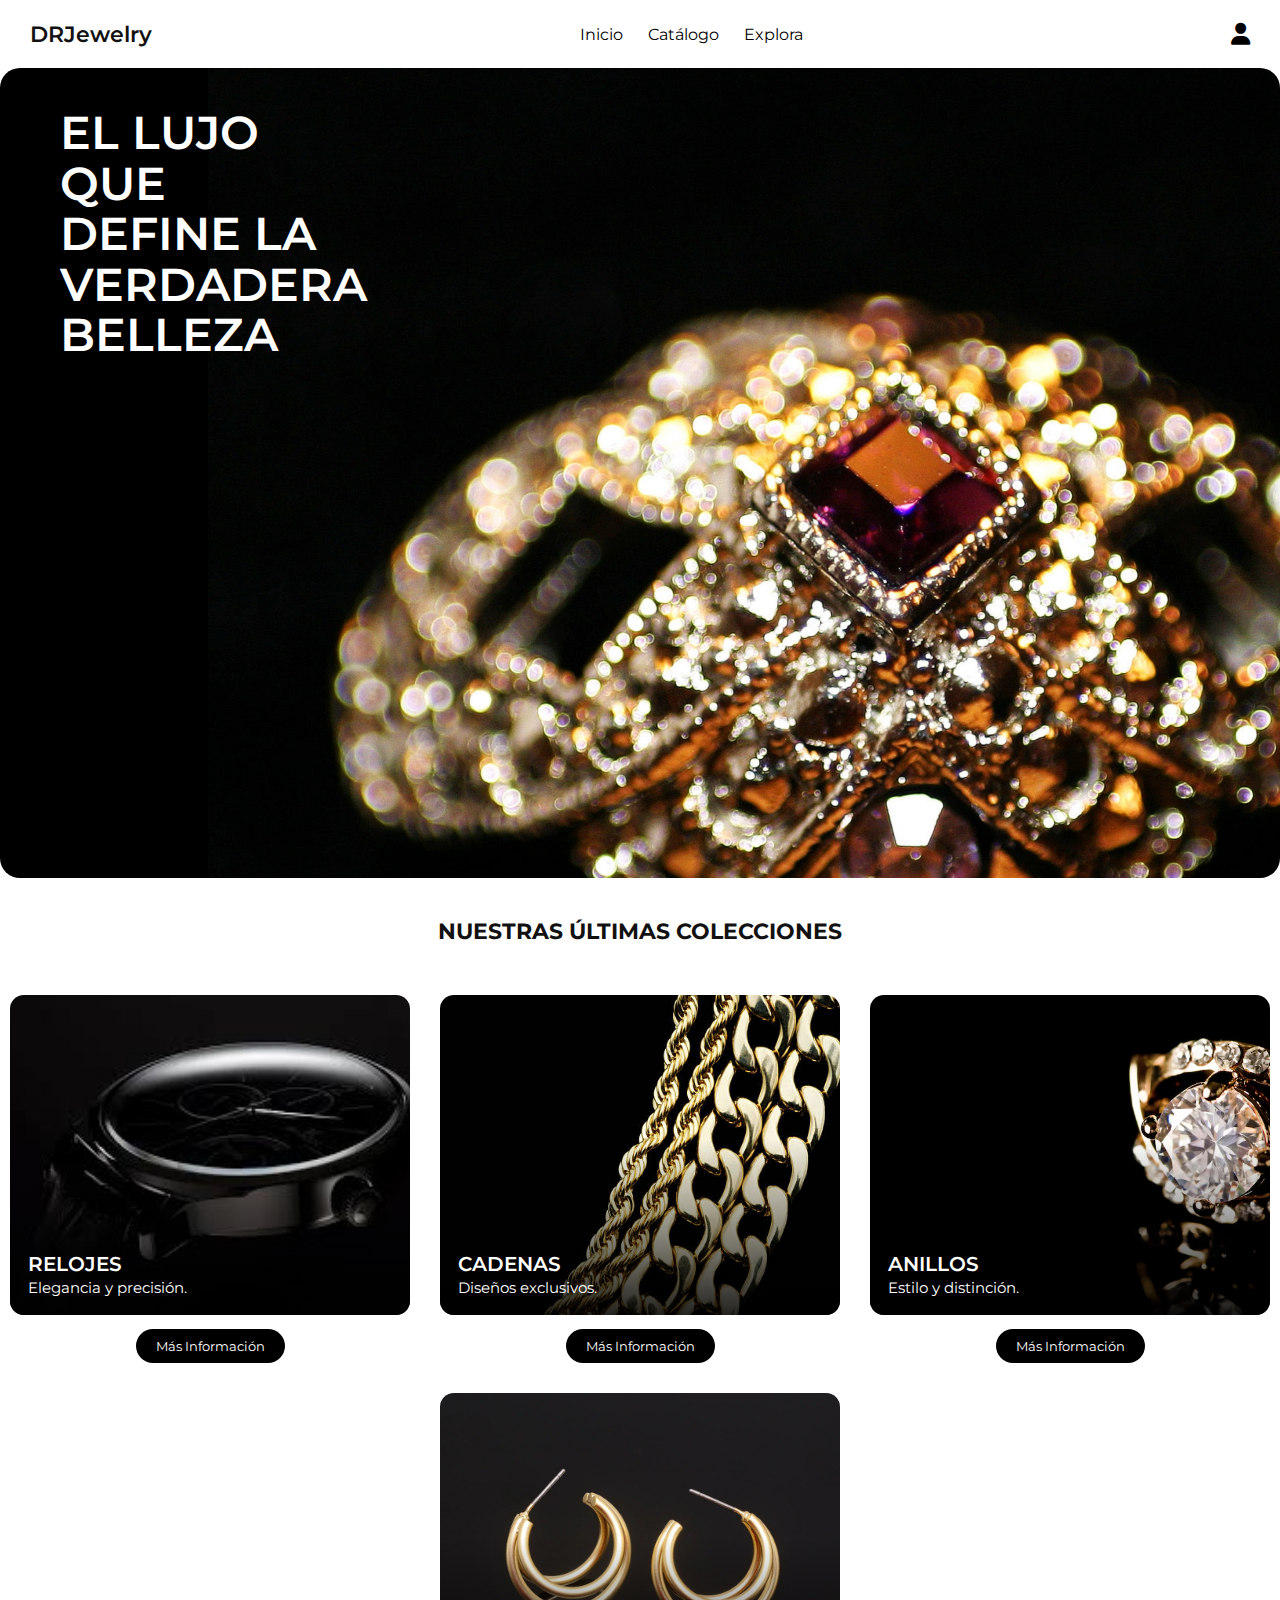
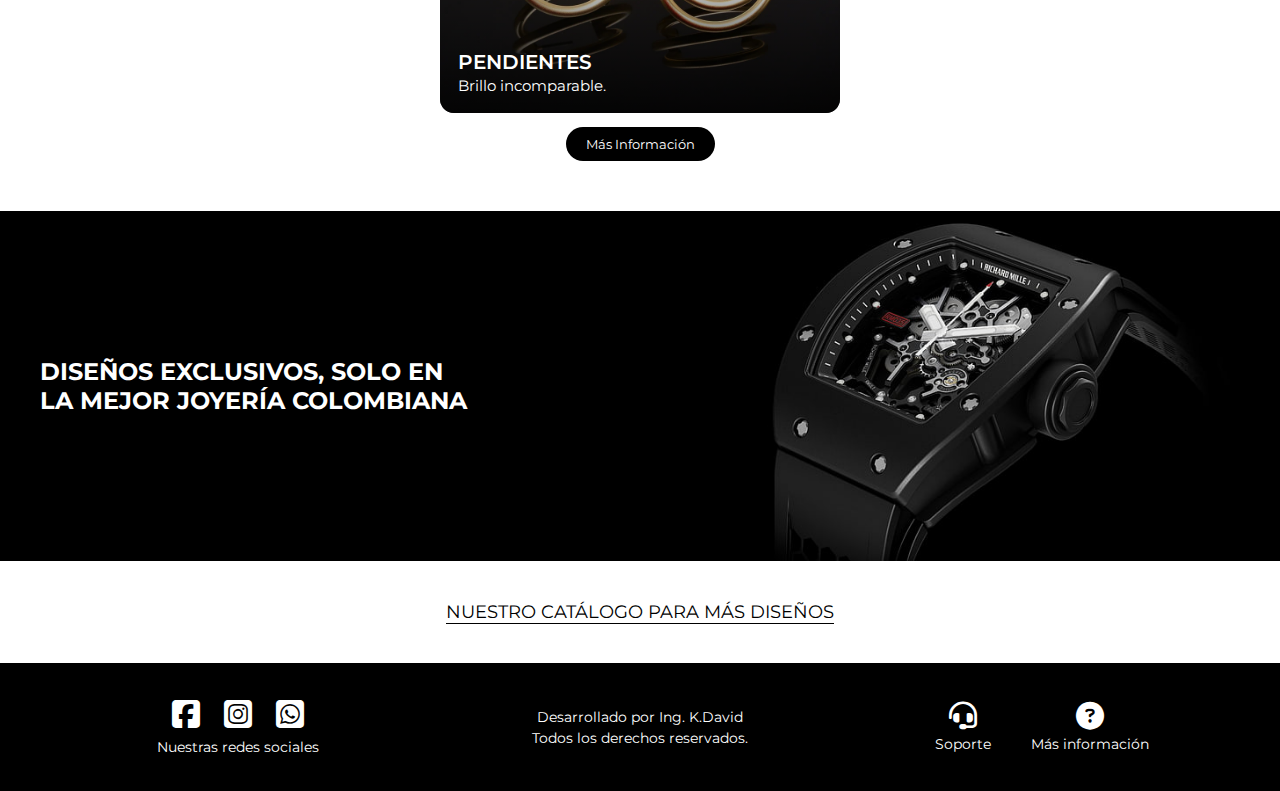
<file: index.html>
<!DOCTYPE html>
<html lang="es">

<head>
    <meta charset="UTF-8">
    <meta name="viewport" content="width=device-width, initial-scale=1.0">
    <title>DRJewelry</title>
    <link rel="stylesheet" href="index.css">
    <link rel="stylesheet" href="https://cdnjs.cloudflare.com/ajax/libs/font-awesome/6.5.0/css/all.min.css">
</head>

<body>

    <!-- NAVBAR -->
    <!-- _______________________________________________________________________________________ -->
    <header class="navbar">

        <h1 class="logo">DRJewelry</h1>

        <!-- BOTÓN HAMBURGUESA -->
        <div class="hamburger">
            <span></span>
            <span></span>
            <span></span>
        </div>

        <!-- LINKS DESKTOP -->
        <nav class="nav-links">
            <a href="index.html">Inicio</a>
            <a href="catalogo.html">Catálogo</a>
            <a href="explora.html">Explora</a>
        </nav>

        <!-- ICONO USUARIO -->
        <div class="nav-icons">
            <a href="login.html"><i class="fa-solid fa-user icon"></i></a>
        </div>
    </header>


    <!-- ==== SIDEBAR MÓVIL ==== -->
    <!-- _______________________________________________________________________________________ -->
    <aside class="sidebar">
        <div class="close-btn">&times;</div>

        <a href="index.html">Inicio</a>
        <a href="catalogo.html">Catálogo</a>
        <a href="explora.html">Explora</a>
        <a href="login.html">Iniciar Sesión</a>
    </aside>

    <!-- OSCURECEDOR -->
    <div class="overlay"></div>

    <!-- HERO -->
    <!-- _______________________________________________________________________________________ -->
    <section class="hero">
        <div class="hero-text">
            <h2>EL LUJO QUE<br>DEFINE LA<br>VERDADERA<br>BELLEZA</h2>
        </div>
    </section>


    <!-- TÍTULO DE SECCIÓN -->
    <!-- _______________________________________________________________________________________ -->

    <h2 class="section-title">NUESTRAS ÚLTIMAS COLECCIONES</h2>

    <!-- CARDS -->
    <!-- _______________________________________________________________________________________ -->
    <section class="cards-container">

        <div class="card">
            <div class="card-img">
                <img src="img/reloj.jpg" alt="Relojes">
                <div class="card-info">
                    <h3>RELOJES</h3>
                    <p>Elegancia y precisión.</p>
                </div>
            </div>
            <button>Más Información</button>
        </div>

        <div class="card">
            <div class="card-img">
                <img src="img/cadenas.jpg" alt="Cadenas">
                <div class="card-info">
                    <h3>CADENAS</h3>
                    <p>Diseños exclusivos.</p>
                </div>
            </div>
            <button>Más Información</button>
        </div>

        <div class="card">
            <div class="card-img">
                <img src="img/anillo.jpg" alt="Anillos">
                <div class="card-info">
                    <h3>ANILLOS</h3>
                    <p>Estilo y distinción.</p>
                </div>
            </div>
            <button>Más Información</button>
        </div>

        <div class="card">
            <div class="card-img">
                <img src="img/pendientes.jpg" alt="Pendientes">
                <div class="card-info">
                    <h3>PENDIENTES</h3>
                    <p>Brillo incomparable.</p>
                </div>
            </div>
            <button>Más Información</button>
        </div>

    </section>

    <!-- BANNER -->
    <!-- _______________________________________________________________________________________ -->
    <section class="banner">
        <div class="banner-text">
            <h2>DISEÑOS EXCLUSIVOS, SOLO EN<br>
                <span>LA MEJOR JOYERÍA COLOMBIANA</span>
            </h2>
        </div>

        <div class="banner-image">
            <img src="img/banner.jpg" alt="Colección exclusiva">
        </div>
    </section>

    <!-- SECCIÓN CATALOGO -->
    <div class="catalog-link">
        <a href="catalogo.html">NUESTRO CATÁLOGO PARA MÁS DISEÑOS</a>
    </div>


    <!-- FOOTER -->
    <!-- _______________________________________________________________________________________ -->
    <footer class="footer">
        <div class="footer-left">
            <div class="social-icons">
                <i class="fa-brands fa-square-facebook icon"></i>
                <i class="fa-brands fa-square-instagram icon"></i>
                <i class="fa-brands fa-square-whatsapp icon"></i>
            </div>
            <p>Nuestras redes sociales</p>
        </div>

        <div class="footer-center">
            <p>Desarrollado por Ing. K.David</p>
            <p>Todos los derechos reservados.</p>
        </div>

        <div class="footer-right">
            <div class="item">
                <i class="fa-solid fa-headset"></i>
                <span>Soporte</span>
            </div>

            <div class="item">
                <i class="fa-solid fa-circle-question"></i>
                <span>Más información</span>
            </div>
        </div>

    </footer>
    <script src="index.js"></script>
</body>

</html>
</file>
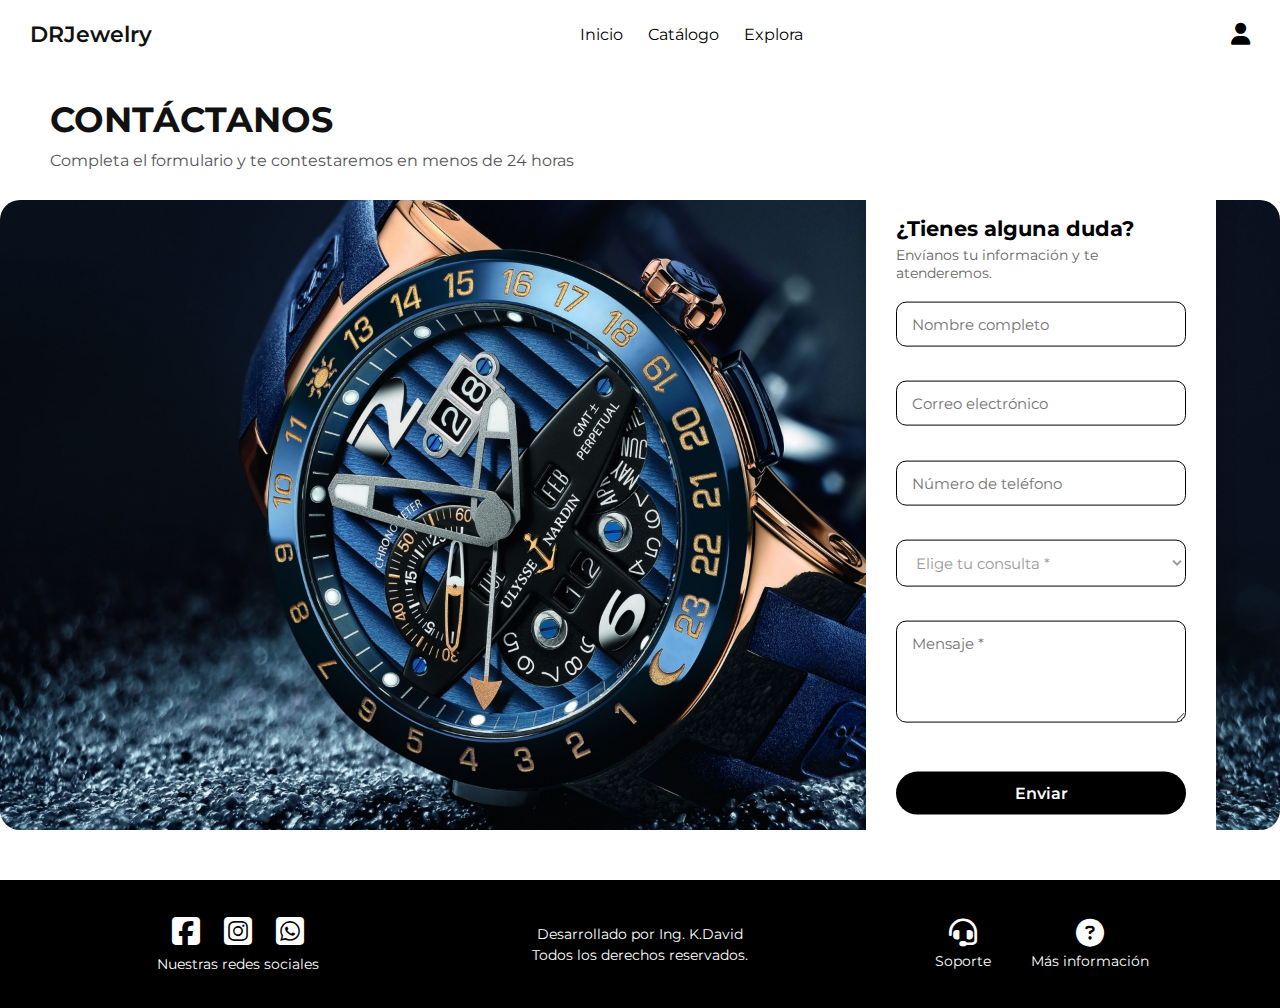
<file: explora.html>
<!DOCTYPE html>
<html lang="es">

<head>
    <meta charset="utf-8" />
    <meta name="viewport" content="width=device-width,initial-scale=1" />
    <title>Explorar · DRJewelry</title>
    <link rel="stylesheet" href="explora.css" />
    <link rel="stylesheet" href="https://cdnjs.cloudflare.com/ajax/libs/font-awesome/6.5.0/css/all.min.css">
</head>

<body>

    <!-- NAVBAR -->
    <!-- _______________________________________________________________________________________ -->
    <header class="navbar">

        <h1 class="logo">DRJewelry</h1>

        <!-- BOTÓN HAMBURGUESA -->
        <div class="hamburger">
            <span></span>
            <span></span>
            <span></span>
        </div>

        <!-- LINKS DESKTOP -->
        <nav class="nav-links">
            <a href="index.html">Inicio</a>
            <a href="catalogo.html">Catálogo</a>
            <a href="explora.html">Explora</a>
        </nav>

        <!-- ICONO USUARIO -->
        <div class="nav-icons">
            <a href="login.html"><i class="fa-solid fa-user icon"></i></a>
        </div>
    </header>


    <!-- ==== SIDEBAR MÓVIL ==== -->
    <!-- _______________________________________________________________________________________ -->
    <aside class="sidebar">
        <div class="close-btn">&times;</div>

        <a href="index.html">Inicio</a>
        <a href="catalogo.html">Catálogo</a>
        <a href="explora.html">Explora</a>
        <a href="login.html">Iniciar Sesión</a>
    </aside>

    <!-- OSCURECEDOR -->
    <div class="overlay"></div>

    <!-- HERO + FORM -->

    <main>
    <div class="intro intro-outside">
   <h1>CONTÁCTANOS</h1>
   <p>Completa el formulario y te contestaremos en menos de 24 horas</p>
  </div>

  <section class="hero">
   <img class="hero-img" src="img/formReloj.jpg" alt="Reloj elegante sobre fondo oscuro" />

      <div class="form-container">
    <form id="contactForm" class="contact-form" novalidate>
     <h2>¿Tienes alguna duda?</h2>
     <p class="form-subheading">Envíanos tu información y te atenderemos.</p>

     <label class="field">
      <input type="text" name="name" id="name" placeholder="Nombre completo" required minlength="2" />
      <small class="error" id="err-name"></small>
     </label>

     <label class="field">
      <input type="email" name="email" id="email" placeholder="Correo electrónico" required />
      <small class="error" id="err-email"></small>
     </label>

          <label class="field">
      <input type="tel" name="phone" id="phone" placeholder="Número de teléfono" />
      <small class="error" id="err-phone"></small>
     </label>

          <label class="field">
      <select name="subject" id="subject" required>
       <option value="" disabled selected hidden>Elige tu consulta *</option>
       <option value="Consulta">Consulta General</option>
       <option value="Pedido">Pregunta sobre un Pedido</option>
       <option value="Soporte">Soporte Técnico</option>
      </select>
      <small class="error" id="err-subject"></small>
     </label>

     <label class="field">
      <textarea name="message" id="message" rows="4" placeholder="Mensaje *" required minlength="10"></textarea>
      <small class="error" id="err-message"></small>
     </label>

     <div class="form-actions">
      <button type="submit" id="submitBtn" class="btn-submit">Enviar</button>
      <div id="formSuccess" class="form-success" role="status" aria-live="polite"></div>
     </div>
    </form>
   </div>
  </section>
 </main>


    <!-- FOOTER -->
    <!-- _______________________________________________________________________________________ -->
    <footer class="footer">
        <div class="footer-left">
            <div class="social-icons">
                <i class="fa-brands fa-square-facebook icon"></i>
                <i class="fa-brands fa-square-instagram icon"></i>
                <i class="fa-brands fa-square-whatsapp icon"></i>
            </div>
            <p>Nuestras redes sociales</p>
        </div>

        <div class="footer-center">
            <p>Desarrollado por Ing. K.David</p>
            <p>Todos los derechos reservados.</p>
        </div>

        <div class="footer-right">
            <div class="item">
                <i class="fa-solid fa-headset"></i>
                <span>Soporte</span>
            </div>

            <div class="item">
                <i class="fa-solid fa-circle-question"></i>
                <span>Más información</span>
            </div>
        </div>

    </footer>

    <script src="explora.js"></script>
</body>

</html>
</file>
<file: index.css>
/* ==== FUENTE GENERAL ==== */

@import url('https://fonts.googleapis.com/css2?family=Montserrat:ital,wght@300;400;500;600;700&display=swap');

* {
    margin: 0;
    padding: 0;
    box-sizing: border-box;
    font-family: 'Montserrat', sans-serif;
}

body {
    background: #fff;
    color: #111;
}

/* ==== NAVBAR ==== */
.navbar {
    width: 100%;
    padding: 20px 30px;
    display: flex;
    justify-content: space-between;
    align-items: center;
    position: relative;
}

.logo {
    font-weight: 600;
    font-size: 1.4rem;
}

/* LINKS DESKTOP */
.nav-links {
    display: flex;
    gap: 25px;
}

.nav-links a {
    text-decoration: none;
    color: black;
    font-weight: 400;
}

/* ICONOS */
.nav-icons {
    display: flex;
    gap: 15px;
}

.icon {
    font-size: 22px;
    color: black;
}

/* ==== HAMBURGUESA ==== */
.hamburger {
    display: none;
    flex-direction: column;
    gap: 5px;
    cursor: pointer;
}

.hamburger span {
    width: 26px;
    height: 3px;
    background: black;
    transition: 0.3s;
    border-radius: 3px;
}

/* ==== SIDEBAR ==== */
.sidebar {
    position: fixed;
    top: 0;
    right: -260px;
    /* escondida */
    width: 260px;
    height: 100%;
    background: #111;
    color: white;
    padding: 40px 25px;
    display: flex;
    flex-direction: column;
    gap: 25px;
    transition: 0.4s ease;
    z-index: 2000;
}

.sidebar a {
    color: white;
    text-decoration: none;
    font-size: 18px;
}

.sidebar .close-btn {
    font-size: 30px;
    cursor: pointer;
    margin-bottom: 20px;
    width: fit-content;
}

/* ==== OVERLAY ==== */
.overlay {
    position: fixed;
    top: 0;
    left: 0;
    width: 100%;
    height: 100%;
    background: rgba(0, 0, 0, 0.55);
    display: none;
    z-index: 1500;
}

/* overlay visible */
.overlay.active {
    display: block;
}

/* sidebar visible */
.sidebar.active {
    right: 0;
}

/* ==== RESPONSIVE ==== */
@media (max-width: 768px) {

    .nav-links,
    .nav-icons {
        display: none;
    }

    .hamburger {
        display: flex;
    }
}


/* ==== HERO ==== */
.hero {
    width: 100%;
    height: 90vh;
    background: url('img/hero.jpg') center/cover no-repeat;

    display: flex;
    align-items: flex-start;
    justify-content: flex-start;

    padding: 40px 0 0 60px;
    color: #fff;

    border-radius: 20px;
    overflow: hidden;
}

.hero-text h2 {
    font-size: 46px;
    font-weight: 600;
    line-height: 1.1;
    max-width: 300px;
}


/* ==== SECCIÓN DE TÍTULO ==== */
.section-title {
    text-align: center;
    margin-top: 40px;
    font-size: 22px;
}

/* ==== CARDS ==== */
.cards-container {
    display: flex;
    justify-content: center;
    gap: 30px;
    margin: 50px 0;
    flex-wrap: wrap;
}

.card {
    width: 400px;
    /* MÁS ANCHA */
    text-align: left;
}

.card-img {
    position: relative;
    width: 100%;
    height: 320px;
    /* más alta también, para que se vea premium */
    border-radius: 14px;
    overflow: hidden;
}

.card-img img {
    width: 100%;
    height: 100%;
    object-fit: cover;
}

/* Sombra elegante */
.card-img::after {
    content: "";
    position: absolute;
    bottom: 0;
    left: 0;
    width: 100%;
    height: 55%;
    background: linear-gradient(to top, rgba(0, 0, 0, 0.85), transparent);
}

/* Texto dentro de la imagen */
.card-info {
    position: absolute;
    bottom: 18px;
    left: 18px;
    right: 18px;
    /* 👈 esto asegura alineación perfecta */
    color: white;
    z-index: 5;
}

.card-info h3 {
    margin: 0;
    font-size: 20px;
    font-weight: 600;
    line-height: 1.1;
}

.card-info p {
    font-size: 15px;
    margin-top: 4px;
    line-height: 1.2;
}

/* Botón */
.card button {
    display: block;
    margin: 1rem auto 0 auto;
    text-align: center;
    margin-top: 14px;
    padding: 9px 20px;
    border: none;
    border-radius: 22px;
    background: #000;
    color: white;
    cursor: pointer;
}



/* ==== BANNER ==== */
.banner {
    display: flex;
    height: 350px;
    /* altura fija y pareja */
}

.banner-text {
    width: 50%;
    background: #000;
    color: white;
    padding: 40px;
    /* antes 60px */
    display: flex;
    align-items: center;
    /* centra el texto verticalmente */
}

.banner-image {
    width: 50%;
}

.banner-image img {
    width: 100%;
    height: 100%;
    object-fit: cover;
    /* mantiene proporción sin distorsionar */
}

/* ==== LINK CATALOGO ==== */
.catalog-link {
    text-align: center;
    margin: 40px 0;
}

.catalog-link a {
    text-decoration: none;
    color: black;
    font-size: 18px;
    border-bottom: 1px solid black;
}

/* ==== RESPONSIVE PARA EL BANNER ==== */
@media (max-width: 680px) {
  .banner {
    flex-direction: column;      /* se apila verticalmente */
    height: auto;                /* deja que crezca naturalmente */
  }

  .banner-text, 
  .banner-image {
    width: 100%;                 /* ambas partes ocupan el ancho completo */
    height: auto;
  }

  .banner-text {
    padding: 25px;               /* menos padding para pantallas pequeñas */
    text-align: center;          /* opcional: queda más estético en móvil */
  }

  .banner-text h2 {
    font-size: 1.6rem;           /* baja suavemente el tamaño */
    line-height: 1.3em;
  }

  .banner-text span {
    display: block;
    margin-top: 6px;
  }

  .banner-image img {
    height: 250px;               /* altura fija para que no se descontrole */
    object-fit: cover;
  }
}


/* ==== FOOTER ==== */
.footer {
  background: #000;
  color: white;
  display: flex;
  justify-content: space-between;
  align-items: center;
  padding: 35px 50px;
  flex-wrap: wrap;     /* respira mejor en pantallas pequeñas */
  gap: 25px;
}

/* Secciones generales */
.footer-left,
.footer-center,
.footer-right {
  flex: 1;
  text-align: center;
}

/* ==== SOCIAL ICONS (IZQUIERDA) ==== */
.social-icons i {
  font-size: 32px;
  color: white;
  margin: 0 10px;
  transition: 0.3s ease;
}

.social-icons i:hover {
  color: #bfbfbf;
}

.footer-left p {
  margin-top: 8px;
  font-size: 14px;
}

/* ==== CENTRO ==== */
.footer-center p {
  margin: 3px 0;
  font-size: 14px;
}

/* ==== LADO DERECHO (COLUMNS) ==== */
.footer-right {
  display: flex;
  justify-content: center;
  align-items: center;
  gap: 40px;   /* separación entre las dos columnas */
}

/* Cada icono + texto es una columna */
.footer-right .item {
  text-align: center;
}

/* Íconos */
.footer-right .item i {
  font-size: 28px;
  color: white;
  margin-bottom: 5px;
  display: block;
  transition: 0.3s ease;
}

.footer-right .item i:hover {
  color: #bfbfbf;
}

/* Textos bajo iconos */
.footer-right .item span {
  display: block;
  font-size: 14px;
}

/* ==== RESPONSIVE ==== */
@media (max-width: 768px) {
  .footer {
    flex-direction: column;
    text-align: center;
  }

  .footer-right {
    gap: 25px;
  }

  .footer-right .item span {
    margin: 5px 0;
  }
}
</file>
<file: explora.css>
/* ==== FUENTE GENERAL ==== */

@import url('https://fonts.googleapis.com/css2?family=Montserrat:ital,wght@300;400;500;600;700&display=swap');

* {
  margin: 0;
  padding: 0;
  box-sizing: border-box;
  font-family: 'Montserrat', sans-serif;
}

body {
  background: #fff;
  color: #111;
}

/* ==== NAVBAR ==== */
.navbar {
  width: 100%;
  padding: 20px 30px;
  display: flex;
  justify-content: space-between;
  align-items: center;
  position: relative;
}

.logo {
  font-weight: 600;
  font-size: 1.4rem;
}

/* LINKS DESKTOP */
.nav-links {
  display: flex;
  gap: 25px;
}

.nav-links a {
  text-decoration: none;
  color: black;
  font-weight: 400;
}

/* ICONOS */
.nav-icons {
  display: flex;
  gap: 15px;
}

.icon {
  font-size: 22px;
  color: black;
}

/* ==== HAMBURGUESA ==== */
.hamburger {
  display: none;
  flex-direction: column;
  gap: 5px;
  cursor: pointer;
}

.hamburger span {
  width: 26px;
  height: 3px;
  background: black;
  transition: 0.3s;
  border-radius: 3px;
}

/* ==== SIDEBAR ==== */
.sidebar {
  position: fixed;
  top: 0;
  right: -260px;
  /* escondida */
  width: 260px;
  height: 100%;
  background: #111;
  color: white;
  padding: 40px 25px;
  display: flex;
  flex-direction: column;
  gap: 25px;
  transition: 0.4s ease;
  z-index: 2000;
}

.sidebar a {
  color: white;
  text-decoration: none;
  font-size: 18px;
}

.sidebar .close-btn {
  font-size: 30px;
  cursor: pointer;
  margin-bottom: 20px;
  width: fit-content;
}

/* ==== OVERLAY ==== */
.overlay {
  position: fixed;
  top: 0;
  left: 0;
  width: 100%;
  height: 100%;
  background: rgba(0, 0, 0, 0.55);
  display: none;
  z-index: 1500;
}

/* overlay visible */
.overlay.active {
  display: block;
}

/* sidebar visible */
.sidebar.active {
  right: 0;
}

/* ==== RESPONSIVE ==== */
@media (max-width: 768px) {

  .nav-links,
  .nav-icons {
    display: none;
  }

  .hamburger {
    display: flex;
  }
}

/* CONTENIDO HERO Y FORMULARIO */
/* ___________________________________________________ */

/* Título y Párrafo fuera del hero */
.intro-outside {
  padding: 30px 50px 0;
  /* max-width: 1200px; */
  margin: 0 auto;
}

.intro-outside h1 {
  font-size: 2.2rem;
  font-weight: 700;
  margin-bottom: 10px;
}

.intro-outside p {
  font-size: 1rem;
  color: #555;
  margin-bottom: 30px;
}

/* Sección HERO */
.hero {
  position: relative;
  /* max-width: 1200px; <-- (Eliminada para 100% de ancho) */
  margin: 0 auto 50px;
  
    /* 🛠️ AÑADIDO: Control de altura del contenedor principal */
  height: 70vh; /* Define una altura fija razonable para pantallas grandes */
  overflow: hidden; /* Oculta cualquier parte de la imagen que se salga */
}

.hero-img {
  width: 100%;
  height: 100%; /* La imagen ocupa el 100% de la altura de .hero */
  display: block;
  
    /* 🛠️ AÑADIDO: Asegura que la imagen cubra el contenedor sin deformarse */
  object-fit: cover; 
  border-radius: 20px;
}

/* Contenedor del Formulario */
.form-container {
  position: absolute;
  top: 50%;
  right: 5%;
  transform: translateY(-50%);
  z-index: 10;
  max-width: 350px;
}

/* Estilos de la Tarjeta (Card) */
.contact-form {
  background: #ffffff; /* Blanco puro, sin transparencia */
  padding: 30px;
  border-radius: 12px;
  box-shadow: 0 4px 20px rgba(0, 0, 0, 0.25);
}

.contact-form h2 {
  font-size: 1.3rem;
  font-weight: 700;
  margin-bottom: 5px;
  color: #000;
}

.form-subheading {
  font-size: 0.9rem;
  color: #666;
  margin-bottom: 20px;
}

.field {
  display: block;
  margin-bottom: 15px;
}

/* Estilos de Inputs, Textarea y Select */
.field input,
.field textarea,
.field select { /* AÑADIDO SELECT */
  width: 100%;
  padding: 12px 15px;
  border: 1px solid #000; /* Borde negro */
  border-radius: 10px;    /* Bordes redondeados */
  font-size: 0.95rem;
  outline: none;
  transition: all 0.3s ease;
  background-color: #fff;
}

.field input:focus,
.field textarea:focus,
.field select:focus { /* AÑADIDO SELECT */
  box-shadow: 0 0 5px rgba(0,0,0,0.2);
}

/* Placeholder oscuro para el select (si es necesario) */
.field select:required:invalid {
 color: #999;
}
.field option[disabled] {
 display: none;
}

/* Botón de envío */
.btn-submit {
  width: 100%;
  background: #000;
  color: white;
  padding: 12px;
  border: none;
  border-radius: 25px;
  cursor: pointer;
  font-size: 1rem;
  font-weight: 600;
  transition: background 0.3s, transform 0.2s;
  margin-top: 10px;
}

.btn-submit:hover {
  background: #333;
  transform: scale(1.02);
}

/* Mensajes de error */
.error {
  display: block;
  color: #d93025;
  font-size: 0.8rem;
  margin-top: 4px;
  padding-left: 5px;
  min-height: 1.2em;
}

/* Inputs inválidos */
.field input.invalid,
.field textarea.invalid,
.field select.invalid { /* AÑADIDO SELECT */
  border-color: #d93025;
  border-width: 1.5px;
}

/* Responsive */
@media (max-width: 1024px) {
  .form-container {
    right: 20px;
    max-width: 320px;
  }
}

@media (max-width: 768px) {
  .intro-outside {
    padding: 20px 20px 0;
    text-align: center;
  }

  .hero {
    margin-top: 20px;
  }

  .hero-img {
    display: none;
  }

  .form-container {
    position: static;
    transform: none;
    max-width: 100%;
    padding: 0 20px;
  }
    
    .contact-form {
        box-shadow: none; 
        padding: 0;
    }
}

/* ==== FOOTER ==== */
/* ___________________________________________________ */
.footer {
  background: #000;
  color: white;
  display: flex;
  justify-content: space-between;
  align-items: center;
  padding: 35px 50px;
  flex-wrap: wrap;
  /* respira mejor en pantallas pequeñas */
  gap: 25px;
}

/* Secciones generales */
.footer-left,
.footer-center,
.footer-right {
  flex: 1;
  text-align: center;
}

/* ==== SOCIAL ICONS (IZQUIERDA) ==== */
.social-icons i {
  font-size: 32px;
  color: white;
  margin: 0 10px;
  transition: 0.3s ease;
}

.social-icons i:hover {
  color: #bfbfbf;
}

.footer-left p {
  margin-top: 8px;
  font-size: 14px;
}

/* ==== CENTRO ==== */
.footer-center p {
  margin: 3px 0;
  font-size: 14px;
}

/* ==== LADO DERECHO (COLUMNS) ==== */
.footer-right {
  display: flex;
  justify-content: center;
  align-items: center;
  gap: 40px;
  /* separación entre las dos columnas */
}

/* Cada icono + texto es una columna */
.footer-right .item {
  text-align: center;
}

/* Íconos */
.footer-right .item i {
  font-size: 28px;
  color: white;
  margin-bottom: 5px;
  display: block;
  transition: 0.3s ease;
}

.footer-right .item i:hover {
  color: #bfbfbf;
}

/* Textos bajo iconos */
.footer-right .item span {
  display: block;
  font-size: 14px;
}

/* ==== RESPONSIVE ==== */
@media (max-width: 768px) {
  .footer {
    flex-direction: column;
    text-align: center;
  }

  .footer-right {
    gap: 25px;
  }

  .footer-right .item span {
    margin: 5px 0;
  }
}
</file>
